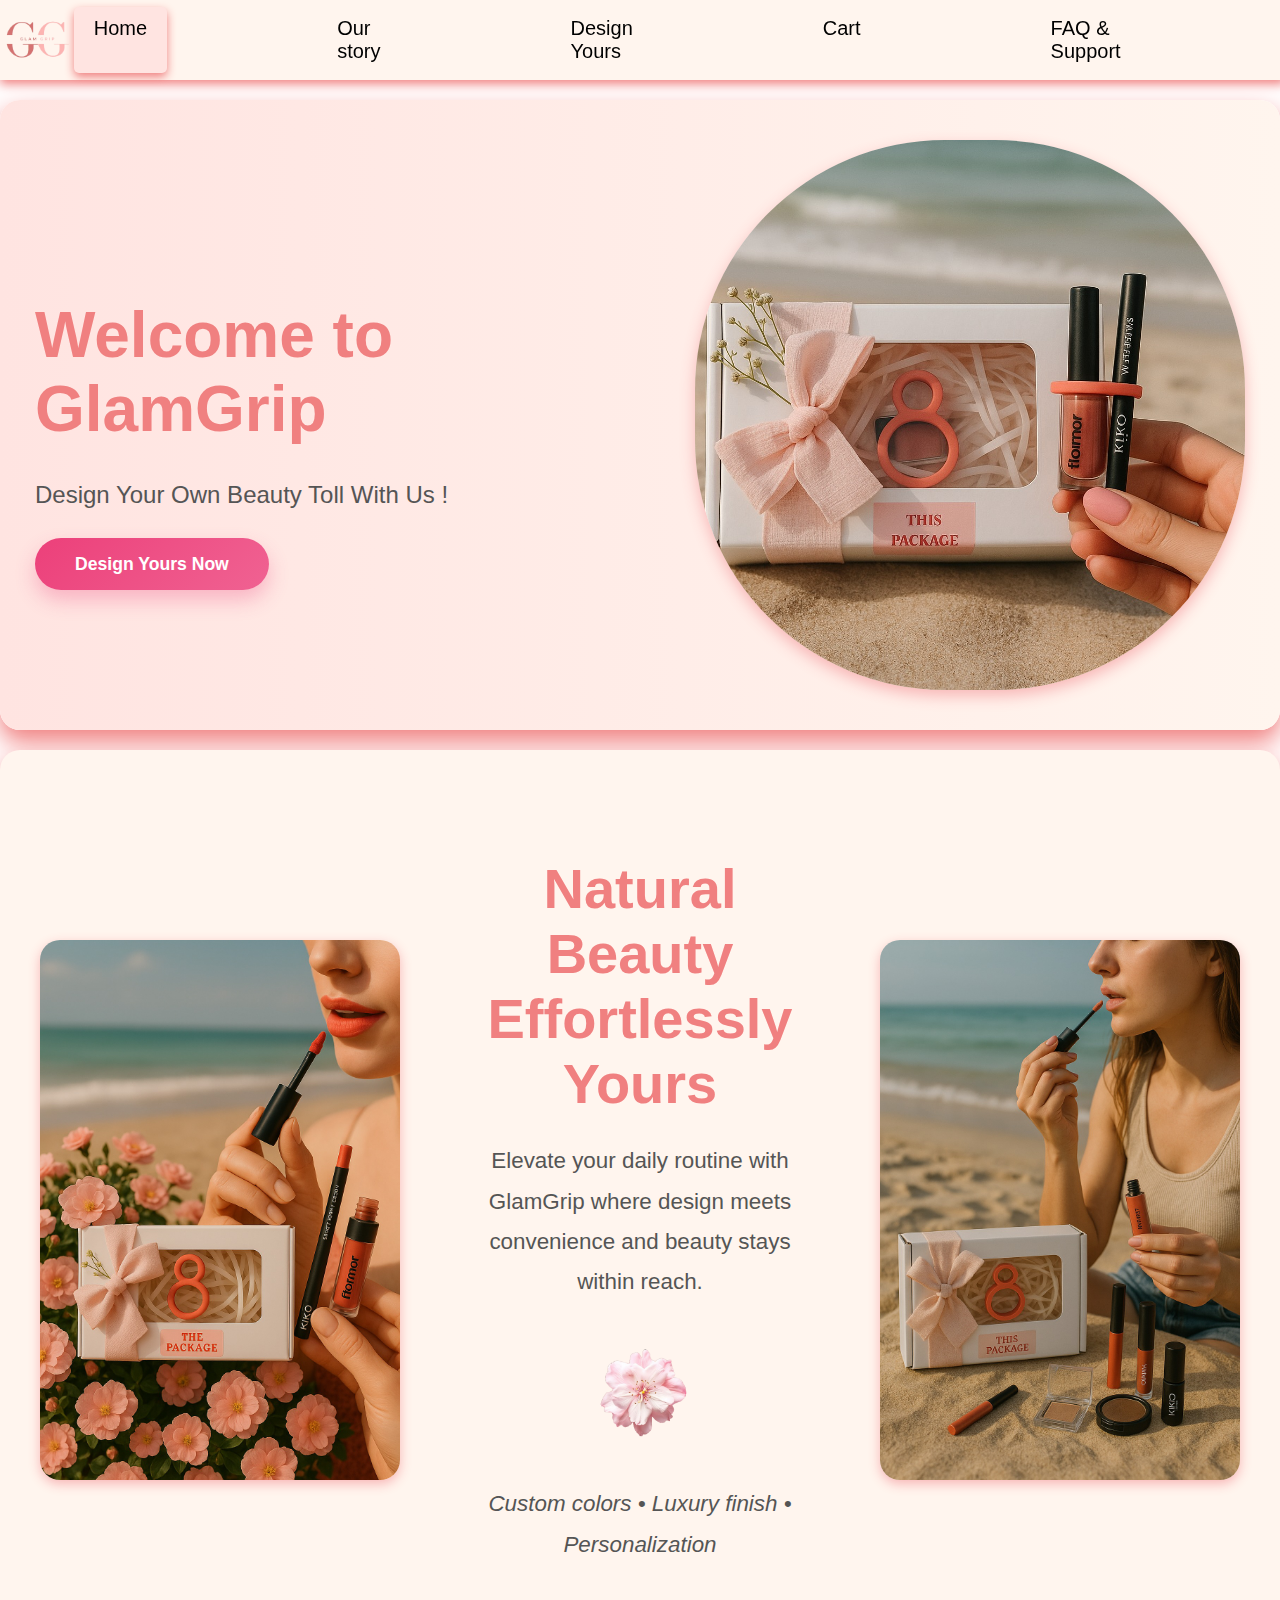
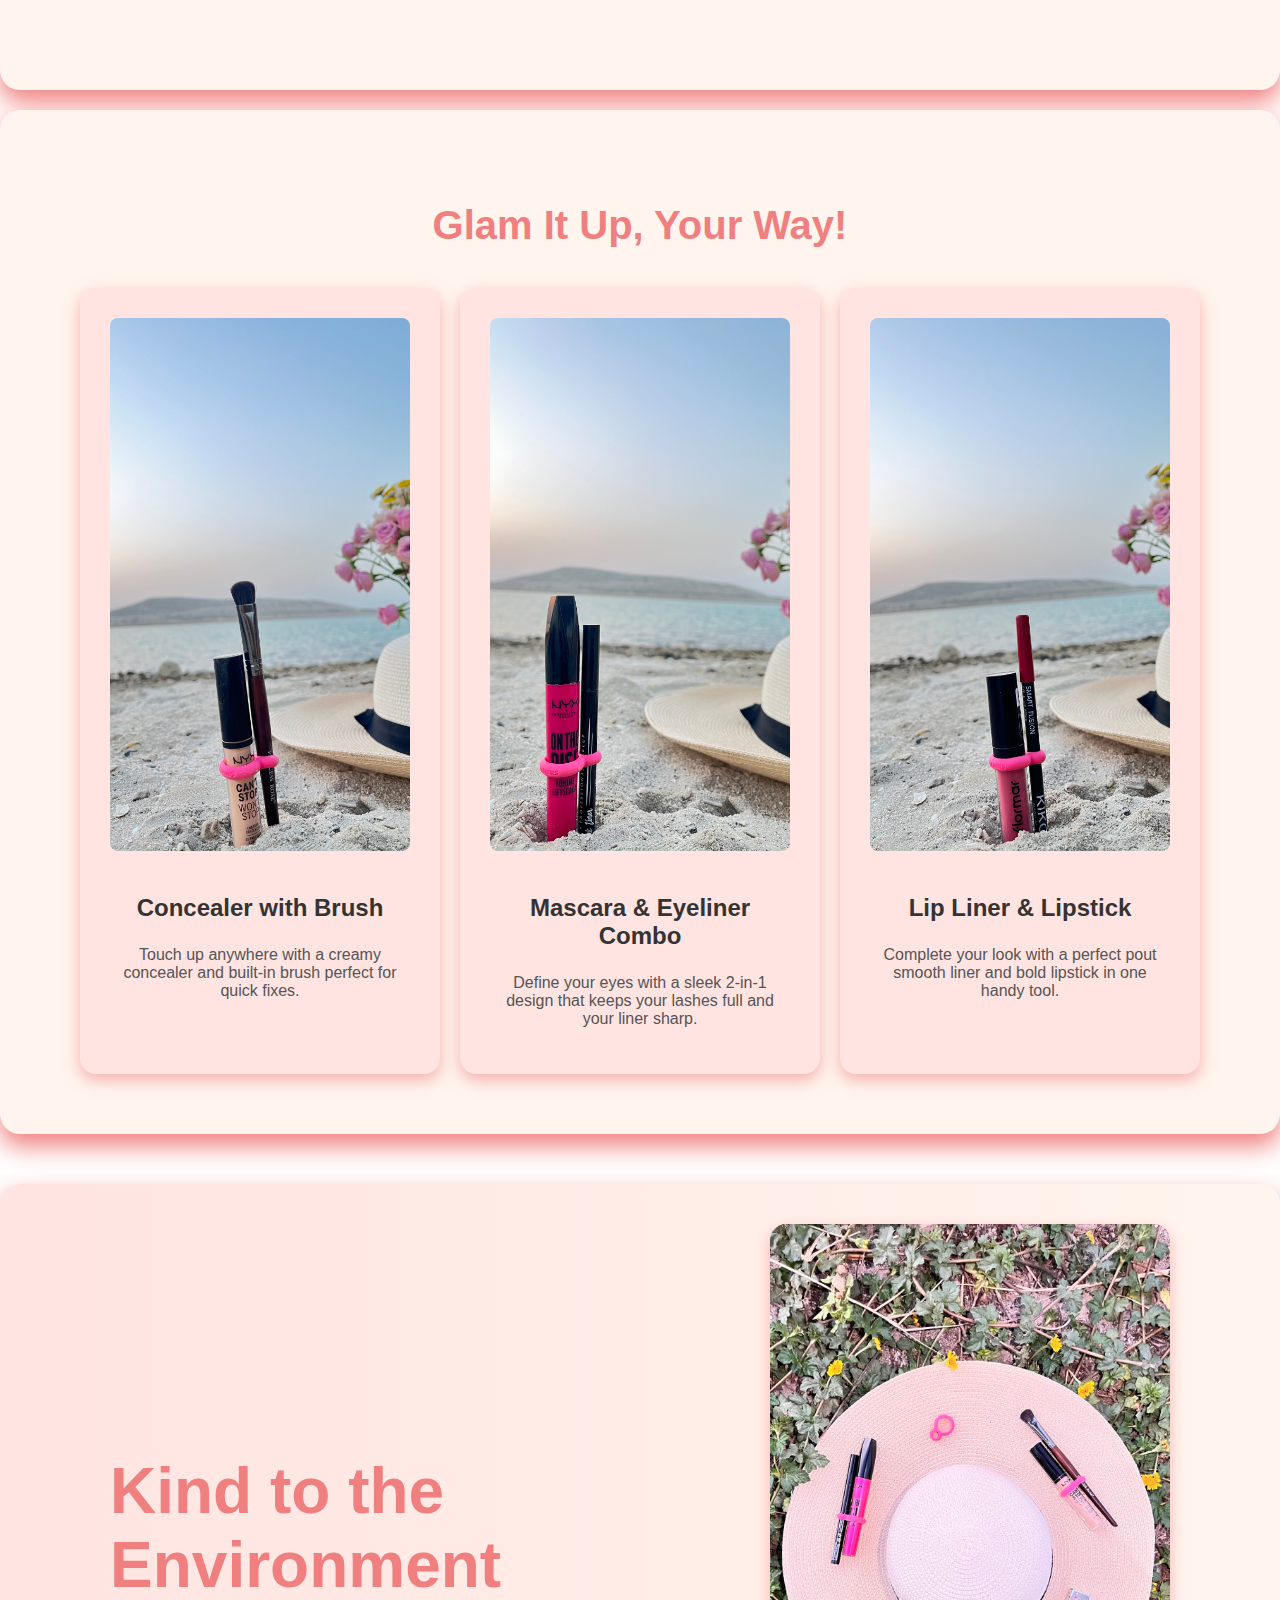
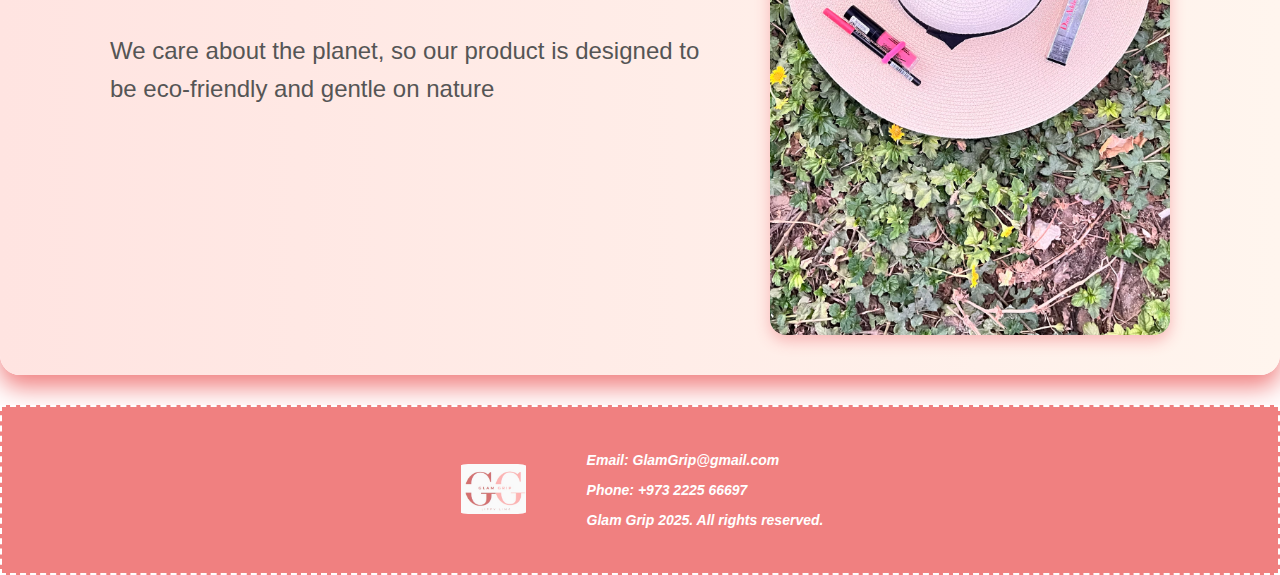
<file: index.html>
<!DOCTYPE html>
<html lang="en">
<head>
  <meta charset="UTF-8" />
  <meta name="viewport" content="width=device-width, initial-scale=1.0"/>
  <title>GlamGrip - Home</title>
  <link rel="stylesheet" href="style1.css"> <!-- External CSS -->
</head>
<body>
  <!-- ✅ NAVIGATION BAR -->
 <!-- ✅ NAVIGATION BAR for Homepage -->
<div class="topnav">
  <img src="img/Logo.png" alt="Logo" class="logo"> <!-- Logo -->
  <div class="nav-links">
    <a href="index.html" class="active">Home</a>
    <a href="ourstory.html">Our story</a>
    <a href="DesignYours.html">Design Yours</a>
    <a href="Cart.html">Cart</a>
    <a href="FAQSupport.html">FAQ & Support</a>
    <a href="Contact.html">Contact</a>
  </div>
</div>


  <!-- ✅ HOMEPAGE HERO SECTION -->
  <section class="hero">
    <div class="hero-content">
      <h1>Welcome to GlamGrip</h1>
      <p>Design Your Own Beauty Toll With Us !</p>
      <a href="DesignYours.html" class="cta-button">Design Yours Now</a>
    </div>
    <img src="img/beach.jpg" alt="GlamGrip product" class="hero-image">
  </section>

<section class="glam-description">
  <div class="desc-left">
    <img src="img/wa1.jpeg" alt="GlamGrip Product" />
  </div>
  <div class="desc-center">
    <h2>Natural Beauty Effortlessly Yours</h2>
    <p>Elevate your daily routine with GlamGrip where design meets convenience and beauty stays within reach.</p>
    <div class="desc-icon">
      <img src="img/Flower.png" alt="icon" />
    </div>
    <p class="subtext">Custom colors • Luxury finish • Personalization</p>
  </div>
  <div class="desc-right">
    <img src="img/wa2.jpeg" alt="GlamGrip Product" />
  </div>
</section>



  <!-- ✅ FEATURE HIGHLIGHTS -->
<section class="features">
  <h2>Glam It Up, Your Way!</h2>
  <div class="features-grid">
    
    <div class="feature-box">
      <img src="img/op2.jpeg" alt="Concealer with Brush" />
      <h3>Concealer with Brush</h3>
      <p>Touch up anywhere with a creamy concealer and built-in brush perfect for quick fixes.</p>
    </div>

    <div class="feature-box">
      <img src="img/op1.jpeg" alt="Mascara and Eyeliner" />
      <h3>Mascara & Eyeliner Combo</h3>
      <p>Define your eyes with a sleek 2-in-1 design that keeps your lashes full and your liner sharp.</p>
    </div>

    <div class="feature-box">
      <img src="img/op3.jpeg" alt="Lip Liner and Lipstick" />
      <h3>Lip Liner & Lipstick</h3>
      <p>Complete your look with a perfect pout smooth liner and bold lipstick in one handy tool.</p>
    </div>

  </div>
</section>

<section class="nature">
  <div class="content">
    <h1>Kind to the Environment</h1>
    <p>We care about the planet, so our product is designed to be eco-friendly and gentle on nature</p>
  </div>
  <img src="img/na1.jpeg" alt="nature product" class="image" />
</section>


  <!-- ✅ FOOTER -->
    <div class="footer">
      <div class="footer-content">
        <div class="footer-for-logo">
          <img src="img/logo1.jpg" alt="Logo" class="logo">
        </div>
        <div class="footer-info">
          <p>Email: <a href="mailto:Glamgrip@gmail.com">GlamGrip@gmail.com</a></p>
          <p>Phone: +973 2225 66697</p>
          <p>Glam Grip 2025. All rights reserved.</

      </div>
    </div>
  </div>
</body>
</html>
</file>
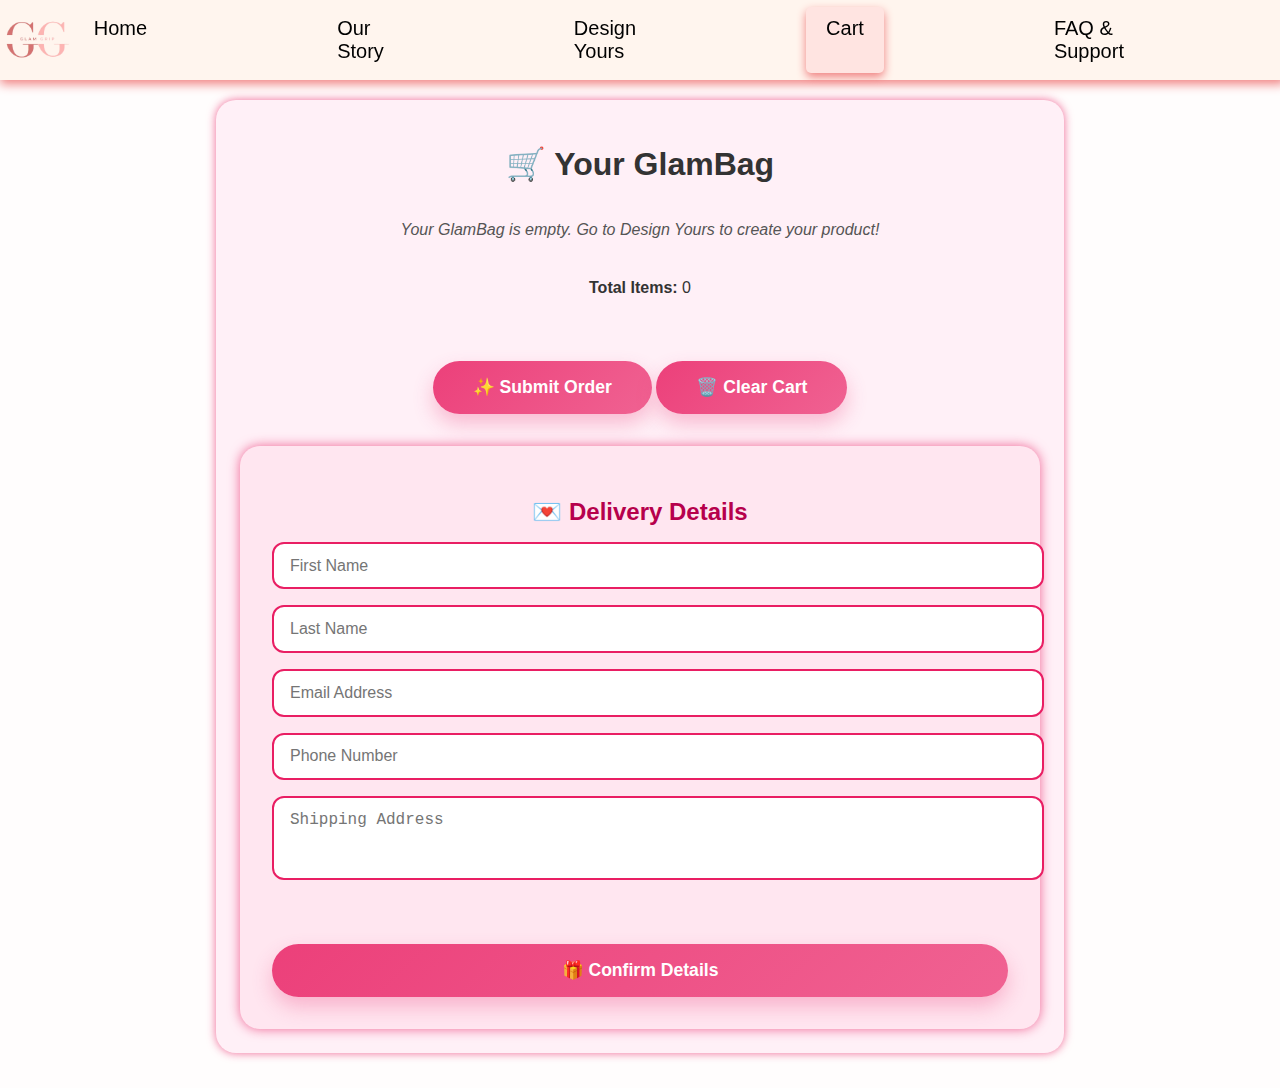
<file: Cart.html>
<!DOCTYPE html>
<html lang="en">
<head>
  <meta charset="UTF-8" />
  <meta name="viewport" content="width=device-width, initial-scale=1.0"/>
  <title>GlamGrip - Cart</title>
  <link rel="stylesheet" href="style1.css"> <!-- External CSS -->
</head>
<body>

<!-- ✅ NAVIGATION BAR -->
<!-- NAVIGATION BAR -->
<div class="topnav">
    <img src="img/Logo.png" alt="GlamGrip Logo" class="logo" />
    <div class="nav-links">
      <a href="index.html">Home</a>
      <a href="ourstory.html">Our Story</a>
      <a href="DesignYours.html">Design Yours</a>
      <a href="Cart.html" class="active">
        Cart 
        <span id="cart-count" style="background:#e91e63; color:#fff; padding: 2px 6px; border-radius: 12px; font-size: 0.8rem; margin-left: 5px; display: none;">0</span>
      </a>
      <a href="FAQSupport.html">FAQ & Support</a>
      <a href="Contact.html">Contact</a>
    </div>
  </div>
  

<!-- 🛍️ GlamBag Cart Drawer -->
<div class="cart-container">
  <h1>🛒 Your GlamBag</h1>
  <ul id="cartItemsList" class="cart-items"></ul>
  <div class="cart-footer">
    <p><strong>Total Items:</strong> <span id="itemCount">0</span></p>
    <button onclick="submitOrder()" class="cta-button">✨ Submit Order</button>
    <button onclick="clearCart()" class="cta-button secondary">🗑️ Clear Cart</button>
  </div>

  <!-- ✨ User Info Form -->
  <div class="user-form">
    <h2>💌 Delivery Details</h2>
    <form id="orderForm" onsubmit="event.preventDefault(); submitOrder();">
      <input type="text" placeholder="First Name" required />
      <input type="text" placeholder="Last Name" required />
      <input type="email" placeholder="Email Address" required />
      <input type="tel" placeholder="Phone Number" required />
      <textarea placeholder="Shipping Address" rows="3" required></textarea>
      <button type="submit" class="cta-button">🎁 Confirm Details</button>
    </form>
  </div>
</div>

<!-- 🔔 Toast -->
<div id="toast" class="toast">🎉 Order Submitted Successfully!</div>

<!-- ✅ JS -->
<script>
  const cartItemsList = document.getElementById('cartItemsList');
  const itemCount = document.getElementById('itemCount');
  const toast = document.getElementById('toast');

  function loadCart() {
    const cart = JSON.parse(localStorage.getItem('glamgrip-cart')) || [];
    cartItemsList.innerHTML = '';
    itemCount.textContent = cart.length;

    if (cart.length === 0) {
      cartItemsList.innerHTML = '<li class="empty-cart">Your GlamBag is empty. Go to <a href="DesignYours.html">Design Yours</a> to create your product!</li>';
      return;
    }

    cart.forEach((item, index) => {
      const li = document.createElement('li');
      li.className = 'cart-item';
      li.innerHTML = `
        <div class="cart-preview">
          <div class="color-preview" style="background:${item.lipstickColor};">💄</div>
          <div class="color-preview" style="background:${item.linerColor};">✏️</div>
        </div>
        <div class="engraving-preview">"${item.engraving}"</div>
        <button onclick="removeItem(${index})" class="remove-btn">❌</button>
      `;
      cartItemsList.appendChild(li);
    });
  }

  function removeItem(index) {
    let cart = JSON.parse(localStorage.getItem('glamgrip-cart')) || [];
    cart.splice(index, 1);
    localStorage.setItem('glamgrip-cart', JSON.stringify(cart));
    loadCart();
  }

  function clearCart() {
    localStorage.removeItem('glamgrip-cart');
    loadCart();
  }

  function submitOrder() {
    const form = document.getElementById('orderForm');
    if (form.checkValidity()) {
      localStorage.removeItem('glamgrip-cart');
      showToast();
      loadCart();
      form.reset();
    } else {
      alert("Please fill in all delivery details.");
    }
  }

  function showToast() {
    toast.classList.add('show');
    setTimeout(() => toast.classList.remove('show'), 3000);
  }

  window.onload = loadCart;
</script>

</body>
</html>
</file>
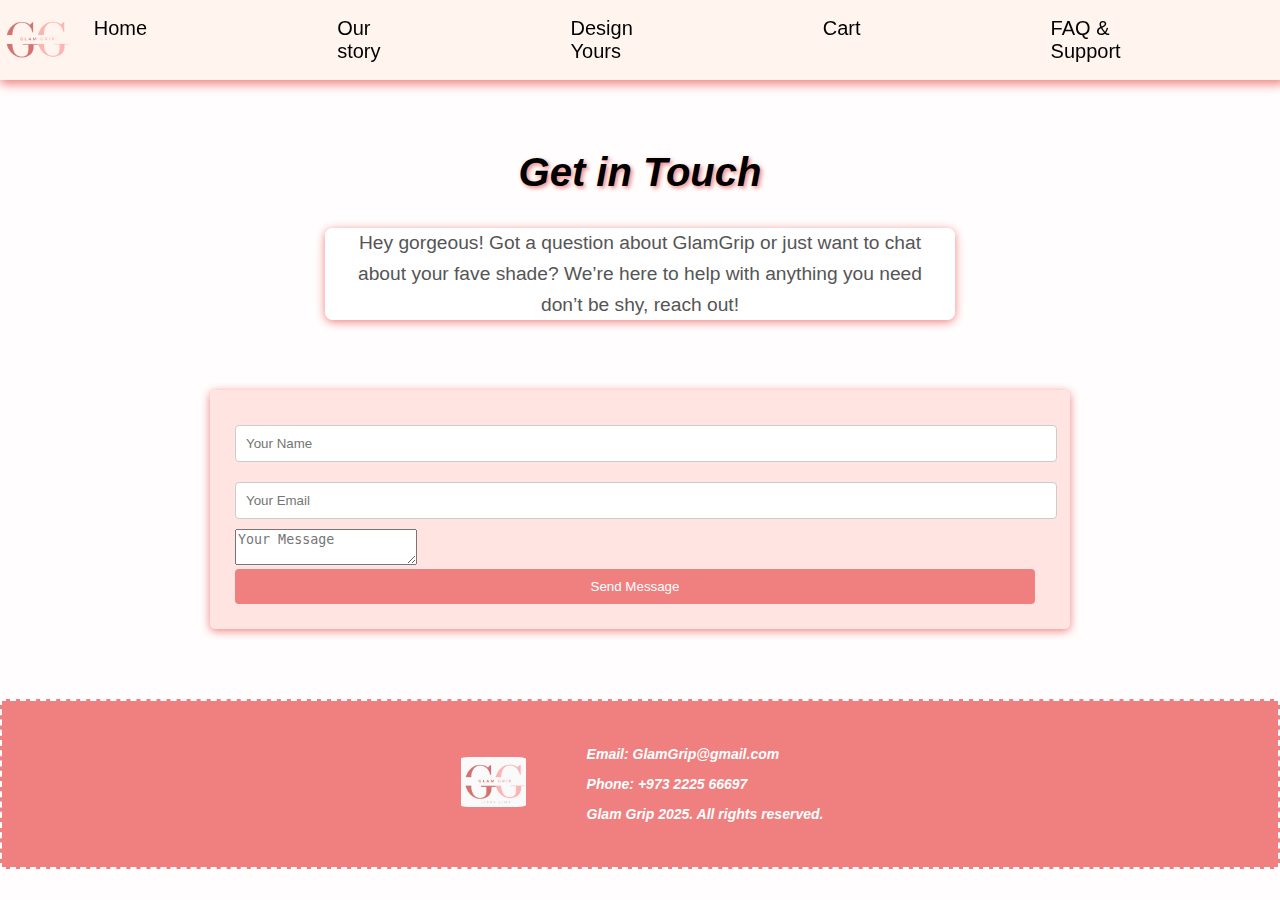
<file: Contact.html>
<!DOCTYPE html>
<html lang="en">
<head>
  <meta charset="UTF-8">
  <meta name="viewport" content="width=device-width, initial-scale=1.0">
  <title>GlamGrip - CONTACT</title>
  <link rel="stylesheet" href="style1.css"> <!-- Link to the external CSS -->

  <!-- ✅ JavaScript should run AFTER DOM is ready -->
  <script>
    document.addEventListener("DOMContentLoaded", function () {
      document.getElementById('contactForm').addEventListener('submit', function(event) {
        event.preventDefault();

        // Clear previous messages
        document.getElementById('errorMessage').innerHTML = '';
        document.getElementById('successMessage').innerHTML = '';

        // Get form values
        const name = document.getElementById('name').value.trim();
        const email = document.getElementById('email').value.trim();
        const message = document.getElementById('message').value.trim();
        let errorMessage = '';

        // Validation
        if (name.length < 3) {
          errorMessage += 'Name must be at least 3 characters long.<br>';
        }
        if (!/\S+@\S+\.\S+/.test(email)) {
          errorMessage += 'Please enter a valid email address.<br>';
        }
        if (message.length < 10) {
          errorMessage += 'Message must be at least 10 characters long.<br>';
        }

        // Show messages
        if (errorMessage) {
          document.getElementById('errorMessage').innerHTML = errorMessage;
        } else {
          document.getElementById('successMessage').innerHTML = 'Thank you for your message!';
          document.getElementById('contactForm').reset();
        }
      });
    });
  </script>
</head>
<body>
  <section class="homepage-body"> <!--section for all the page-->

    <!-- ✅ NAVBAR -->
    <div class="topnav">
      <img src="img/Logo.png" alt="Logo" class="logo"> <!-- Logo -->
      <div class="nav-links">
        <a href="index.html">Home</a>
                <a href="ourstory.html">Our story</a>
        <a href="DesignYours.html">Design Yours</a>
        <a href="Cart.html">Cart</a>
        <a href="FAQSupport.html">FAQ & Support</a>
        <a href="Contact.html" class="active">Contact</a>
      </div>

        
      </div>
    </div>

    <!-- ✅ CONTACT PAGE HEADER -->
    <div class="for-contact">
      <h2 class="contact-title">Get in Touch</h2>
      <p class="contact-description">
       Hey gorgeous! Got a question about GlamGrip or just want to chat about your fave shade? We’re here to help with anything you need don’t be shy, reach out!
      </p>
    </div>  

    <!-- ✅ CONTACT FORM -->
    <div class="contact-form">
      <form id="contactForm">
        <input type="text" id="name" placeholder="Your Name" required>
        <input type="email" id="email" placeholder="Your Email" required>
        <textarea id="message" placeholder="Your Message" required></textarea>
        <button id="button-contact" type="submit">Send Message</button>
      </form>

      <!-- ✅ Feedback Messages -->
      <div id="errorMessage"></div>
      <div id="successMessage"></div>
    </div>

    <!-- ✅ FOOTER -->
    <div class="footer">
      <div class="footer-content">
        <div class="footer-for-logo">
          <img src="img/logo1.jpg" alt="Logo" class="logo">
        </div>
        <div class="footer-info">
          <p>Email: <a href="mailto:Glamgrip@gmail.com">GlamGrip@gmail.com</a></p>
          <p>Phone: +973 2225 66697</p>
          <p>Glam Grip 2025. All rights reserved.</
</file>
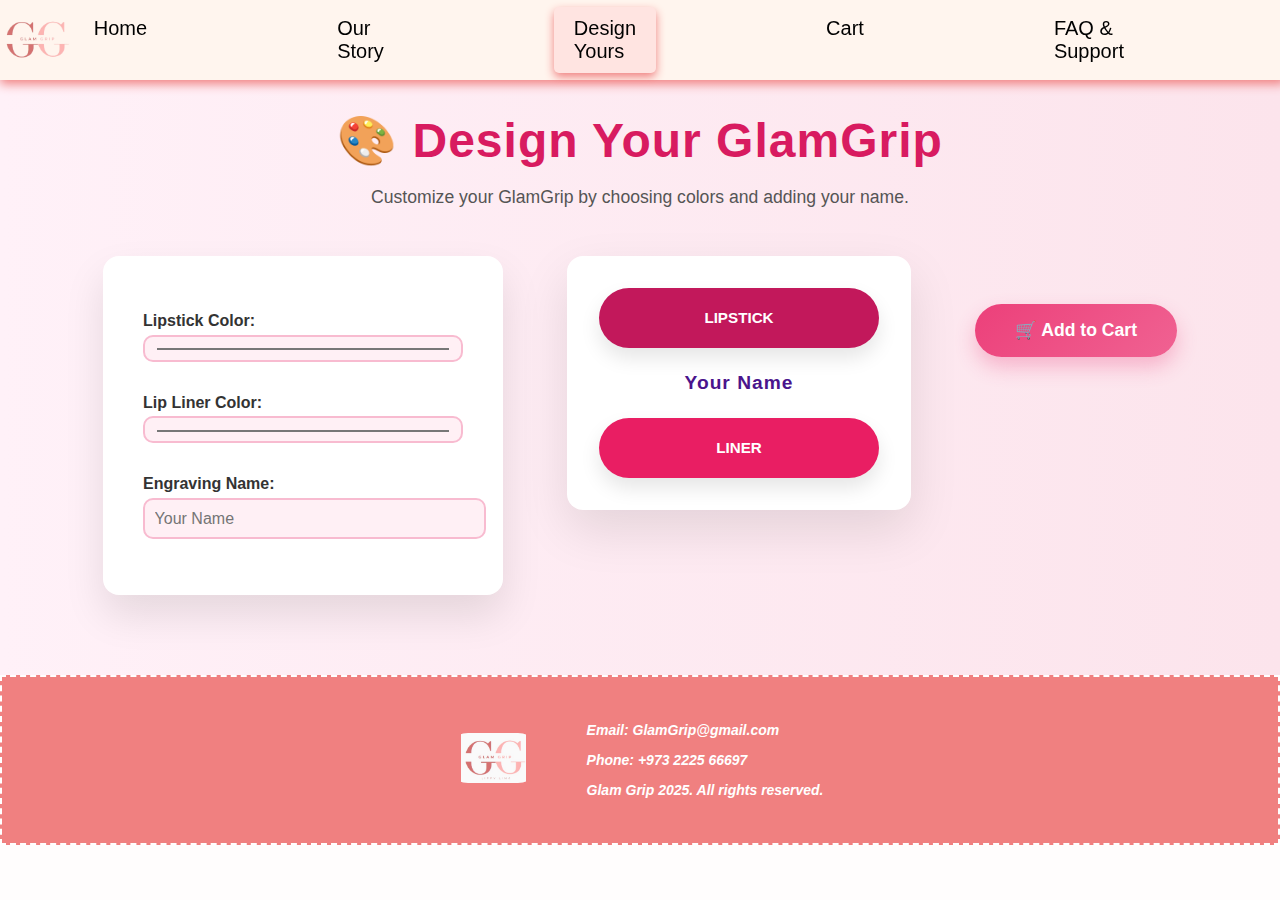
<file: DesignYours.html>
<!DOCTYPE html>
<html lang="en">
<head>
  <meta charset="UTF-8" />
  <meta name="viewport" content="width=device-width, initial-scale=1.0"/>
  <title>Design Yours - GlamGrip</title>
  <link rel="stylesheet" href="style1.css">
</head>
<body>

<!-- ✅ NAVIGATION BAR -->
<div class="topnav">
  <img src="img/Logo.png" alt="GlamGrip Logo" class="logo">
  <div class="nav-links">
    <a href="index.html">Home</a>
        <a href="ourstory.html">Our Story</a>
    <a href="DesignYours.html" class="active">Design Yours</a>
    <a href="Cart.html">Cart</a>
    <a href="FAQSupport.html">FAQ & Support</a>
    <a href="Contact.html">Contact</a>
  </div>
</div>

<!-- ✅ DESIGN CUSTOMIZATION SECTION -->
<section class="design-section">
  <h1>🎨 Design Your GlamGrip</h1>
  <p>Customize your GlamGrip by choosing colors and adding your name.</p>

  <div class="customizer-container">
    <!-- Customization Options -->
    <div class="customizer-options">
      <label for="lipstick-color"> Lipstick Color:</label>
      <input type="color" id="lipstick-color" value="#b6004c">

      <label for="liner-color">Lip Liner Color:</label>
      <input type="color" id="liner-color" value="#e91e63">

      <label for="engraving-text"> Engraving Name:</label>
      <input type="text" id="engraving-text" placeholder="Your Name" maxlength="12">
    </div>

<!-- Product Preview -->
<div class="product-preview">
    <div class="glamgrip-mockup">
      <div id="lipstick-part" class="color-part">Lipstick</div>
      <div id="engraving">Your Name</div>
      <div id="liner-part" class="color-part">Liner</div>
    </div>
  </div>
  
  <button class="cta-button" onclick="addToCart()">🛒 Add to Cart</button>
  
  <script>
    function addToCart() {
      const lipstickColor = document.getElementById('lipstick-color').value;
      const linerColor = document.getElementById('liner-color').value;
      const engravingText = document.getElementById('engraving-text').value || "Your Name";
  
      // Get existing cart or initialize empty array
      let cart = JSON.parse(localStorage.getItem('glamGripCart')) || [];
  
      // Create item object
      const item = {
        lipstick: lipstickColor,
        liner: linerColor,
        engraving: engravingText,
        quantity: 1
      };
  
      // Add to cart array
      cart.push(item);
  
      // Save back to localStorage
      localStorage.setItem('glamGripCart', JSON.stringify(cart));
  
      // Navigate to cart page
      window.location.href = 'Cart.html';
    }
  </script>
  
</section>

<!-- ✅ JAVASCRIPT -->
<script>
  const lipstickInput = document.getElementById('lipstick-color');
  const linerInput = document.getElementById('liner-color');
  const engravingInput = document.getElementById('engraving-text');

  const lipstickPart = document.getElementById('lipstick-part');
  const linerPart = document.getElementById('liner-part');
  const engraving = document.getElementById('engraving');

  // Update preview live
  lipstickInput.addEventListener('input', () => {
    lipstickPart.style.backgroundColor = lipstickInput.value;
  });

  linerInput.addEventListener('input', () => {
    linerPart.style.backgroundColor = linerInput.value;
  });

  engravingInput.addEventListener('input', () => {
    engraving.textContent = engravingInput.value || "Your Name";
  });

  // Fake cart system using localStorage
  function addToCart() {
    const design = {
      lipstickColor: lipstickInput.value,
      linerColor: linerInput.value,
      engraving: engravingInput.value || "Your Name"
    };

    let cart = JSON.parse(localStorage.getItem('glamgrip-cart')) || [];
    cart.push(design);
    localStorage.setItem('glamgrip-cart', JSON.stringify(cart));
    alert("🎉 Your custom GlamGrip was added to the cart!");
  }
</script>

<!-- ✅ FOOTER -->
<!-- ✅ FOOTER -->
<div class="footer">
    <div class="footer-content">
      <div class="footer-for-logo">
        <img src="img/logo1.jpg" alt="Logo" class="logo">
      </div>
      <div class="footer-info">
        <p>Email: <a href="mailto:Glamgrip@gmail.com">GlamGrip@gmail.com</a></p>
        <p>Phone: +973 2225 66697</p>
        <p>Glam Grip 2025. All rights reserved.</

    </div>
  </div>
</footer>

</body>
</html>
</file>
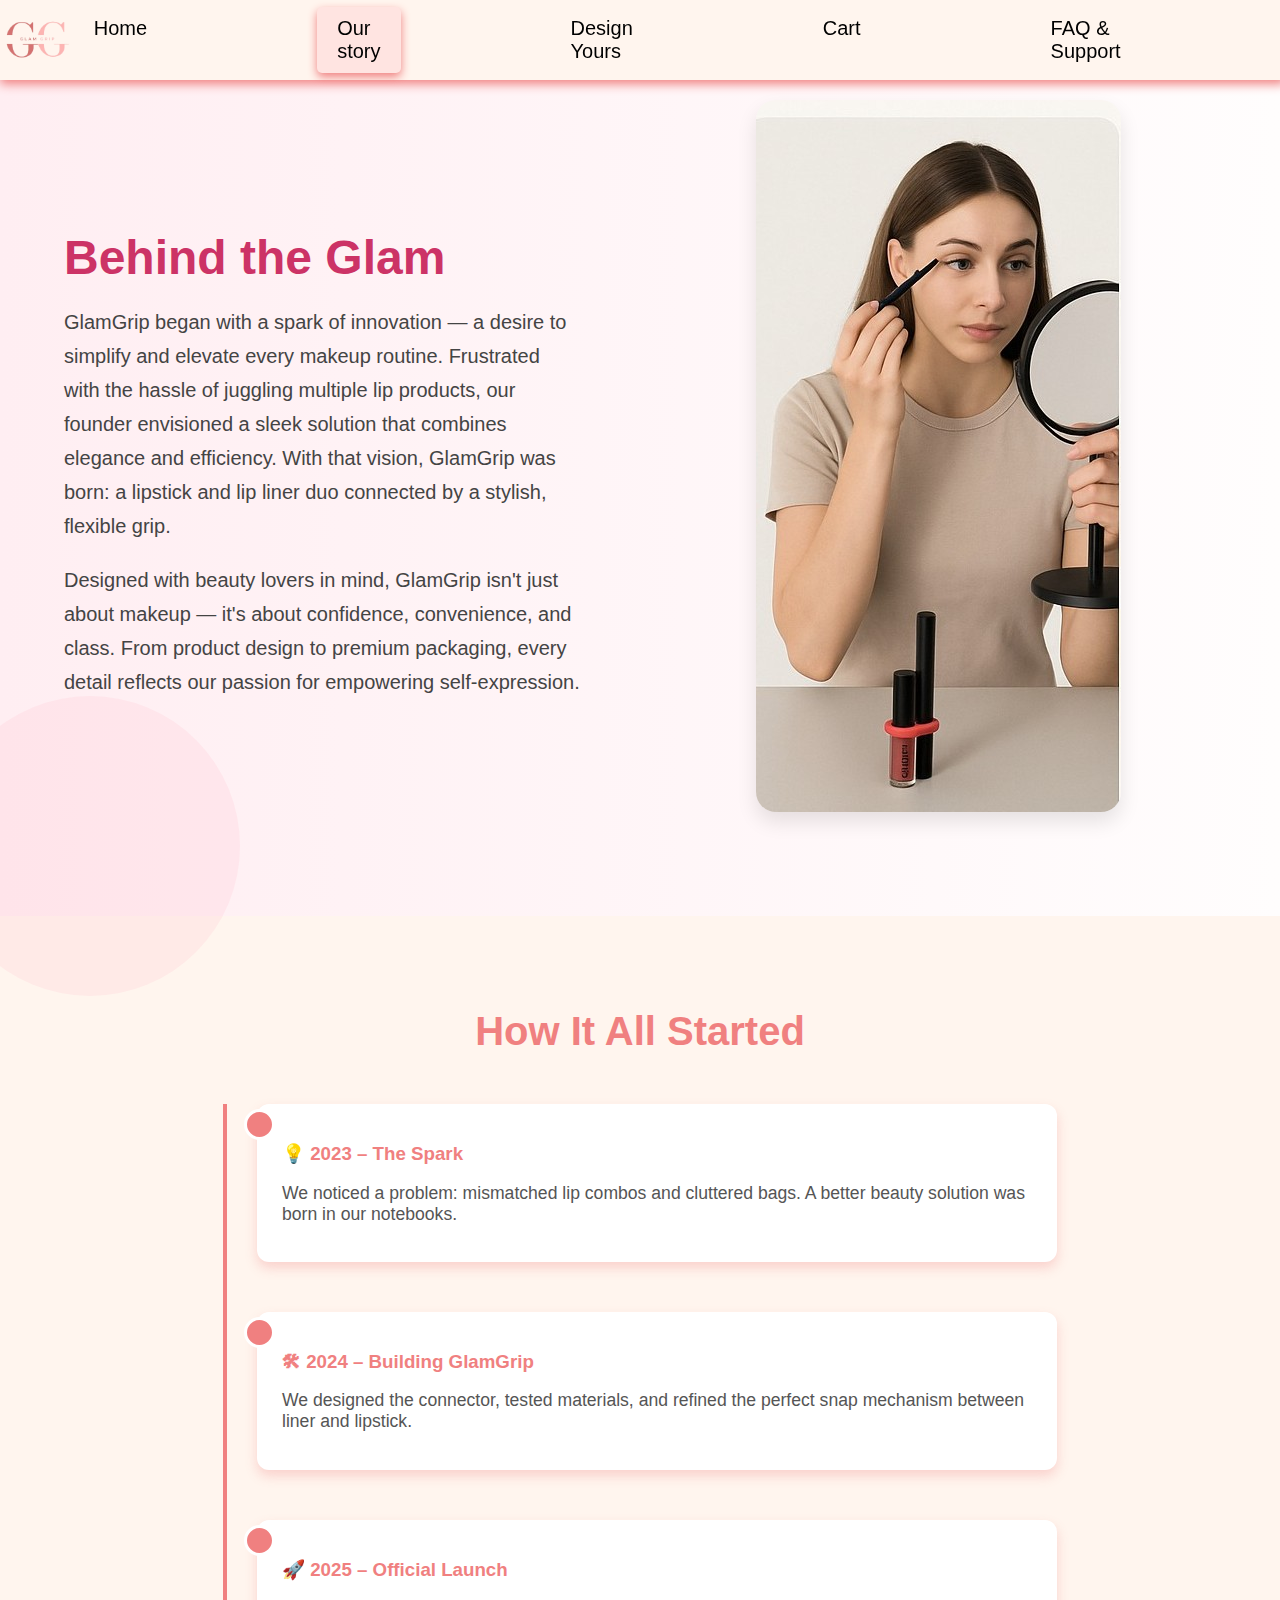
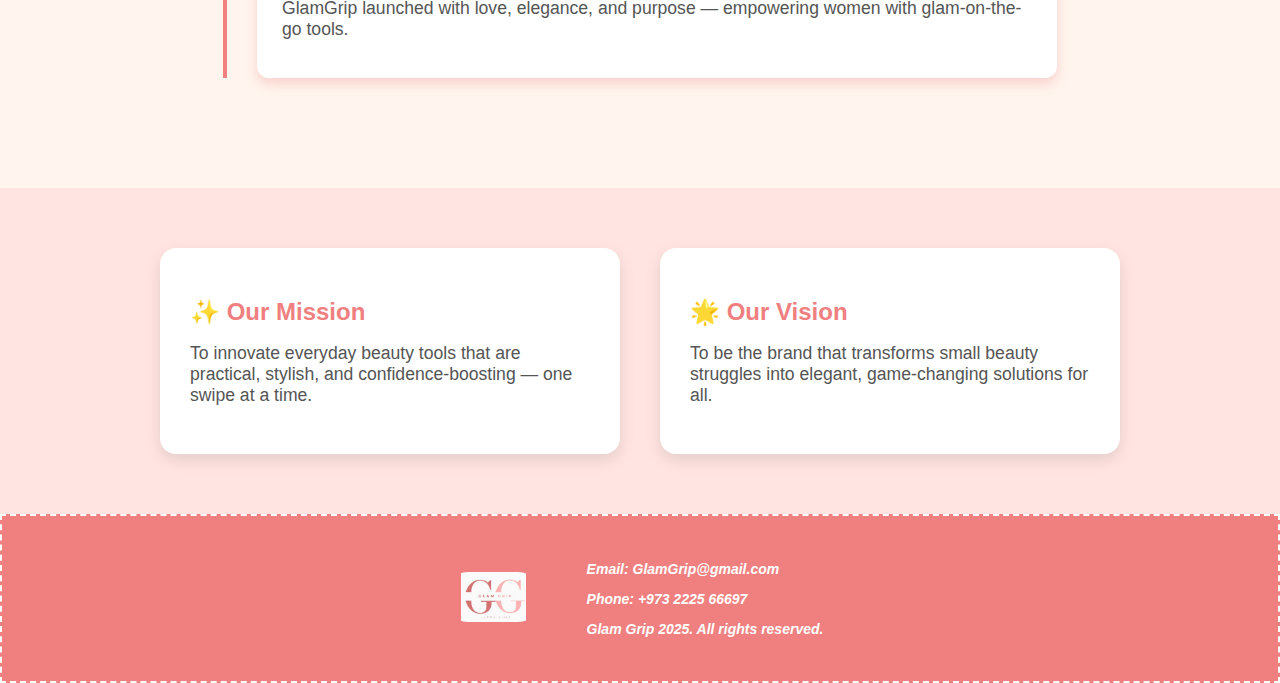
<file: ourstory.html>
<!DOCTYPE html>
<html lang="en">
<head>
  <meta charset="UTF-8" />
  <meta name="viewport" content="width=device-width, initial-scale=1.0"/>
  <title>GlamGrip - Home</title>
  <link rel="stylesheet" href="style1.css"> <!-- External CSS -->
</head>
<body>
  <!-- ✅ NAVIGATION BAR -->
<!-- ✅ NAVIGATION BAR for Our Story -->
<div class="topnav">
    <img src="img/Logo.png" alt="Logo" class="logo"> <!-- Logo -->
    <div class="nav-links">
      <a href="index.html">Home</a>
      <a href="ourstory.html" class="active">Our story</a>
      <a href="DesignYours.html">Design Yours</a>
      <a href="Cart.html">Cart</a>
      <a href="FAQSupport.html">FAQ & Support</a>
      <a href="Contact.html">Contact</a>
    </div>
  </div>
  



<!-- Section1: Behind the Glam -->
<section class="section1">
    <div class="section1-text">
      <h1>Behind the Glam</h1>
      <p>
        GlamGrip began with a spark of innovation — a desire to simplify and
        elevate every makeup routine. Frustrated with the hassle of juggling
        multiple lip products, our founder envisioned a sleek solution that
        combines elegance and efficiency. With that vision, GlamGrip was born:
        a lipstick and lip liner duo connected by a stylish, flexible grip.
      </p>
      <p>
        Designed with beauty lovers in mind, GlamGrip isn't just about makeup
        — it's about confidence, convenience, and class. From product design
        to premium packaging, every detail reflects our passion for empowering
        self-expression.
      </p>
    </div>
    <div class="section1-image">
      <img src="img/girl.jpg" alt="GlamGrip Journey" />
    </div>
  </section>
    <!-- Timeline Section -->
    <section class="timeline-section">
        <h2 class="section-title">How It All Started</h2>
        <div class="timeline">
    
          <div class="timeline-block">
            <div class="timeline-dot"></div>
            <div class="timeline-content">
              <h3>💡 2023 – The Spark</h3>
              <p>We noticed a problem: mismatched lip combos and cluttered bags. A better beauty solution was born in our notebooks.</p>
            </div>
          </div>
    
          <div class="timeline-block">
            <div class="timeline-dot"></div>
            <div class="timeline-content">
              <h3>🛠 2024 – Building GlamGrip</h3>
              <p>We designed the connector, tested materials, and refined the perfect snap mechanism between liner and lipstick.</p>
            </div>
          </div>
    
          <div class="timeline-block">
            <div class="timeline-dot"></div>
            <div class="timeline-content">
              <h3>🚀 2025 – Official Launch</h3>
              <p>GlamGrip launched with love, elegance, and purpose — empowering women with glam-on-the-go tools.</p>
            </div>
          </div>
    
        </div>
      </section>
    
      <!-- Mission and Vision Cards -->
      <section class="cards-section">
        <div class="card">
          <h2>✨ Our Mission</h2>
          <p>To innovate everyday beauty tools that are practical, stylish, and confidence-boosting — one swipe at a time.</p>
        </div>
        <div class="card">
          <h2>🌟 Our Vision</h2>
          <p>To be the brand that transforms small beauty struggles into elegant, game-changing solutions for all.</p>
        </div>
      </section>
    
    

    <!-- ✅ FOOTER -->
    <div class="footer">
        <div class="footer-content">
          <div class="footer-for-logo">
            <img src="img/logo1.jpg" alt="Logo" class="logo">
          </div>
          <div class="footer-info">
            <p>Email: <a href="mailto:Glamgrip@gmail.com">GlamGrip@gmail.com</a></p>
            <p>Phone: +973 2225 66697</p>
            <p>Glam Grip 2025. All rights reserved.</
  
        </div>
      </div>
    </div>

    
</body>
</html>
</file>
<file: style1.css>
.topnav {
  background-color: #FFF5EE;
  padding: 5px; /* unified padding */
  display: flex;
  justify-content: space-evenly;
  align-items: center;
  position: fixed;
  top: 0;
  width: 100%;
  z-index: 1000;
  height: 70px;
  box-shadow: 0 4px 10px #F08080;
  margin: 0; /* removed duplicate margin */
  padding-left: 0; /* keep if needed */
}

.logo {
  height: 100px;
  width: 100px;
  object-fit: contain;
  margin-top: 20px;
  transform: translateY(-10px);
  transition: transform 0.3s, box-shadow 0.3s;
  border-radius: 50px;
  border: 0; /* keep as 0, no border */
  box-sizing: border-box;
  padding-top: 0;
}

.logo:hover {
  transform: scale(1.1) translateY(-10px);
  box-shadow: 0 4px 10px #F08080;
}

/* Wrapper for navigation links */
.nav-links {
  display: flex;
  gap: 150px;
  padding-right: 30px;
}

/* Navigation links */
.topnav a {
  padding: 10px 20px;
  text-decoration: none;
  color: black;
  font-size: 20px;
}

/* Hover and active effects */
.topnav a.active, 
.topnav a:hover {
  background-color: #FFE4E1;
  border-radius: 5px;
  box-shadow: 0 4px 10px #F08080;
}


/*Home Page*/
/* HERO SECTION */
.hero {
  margin-top: 100px; /* Increased from 100px to 200px */
  display: flex;
  justify-content: center;
  align-items: center;
  padding: 40px 20px;
  background: linear-gradient(to right, #ffe4e1, #fff5ee);
  gap: 60px;
    border-radius: 20px;
  box-shadow: 0 12px 25px #f08080;
}


.hero-content {
  max-width: 600px;
}

.hero-content h1 {
  font-size: 4em;
  color: #F08080;
  margin-bottom: 30px;
}

.hero-content p {
  font-size: 1.5em;
  color: #555;
  margin-bottom: 40px;
  line-height: 1.6;
}

.cta-button {
  padding: 15px 35px;
  background-color: #F08080;
  color: white;
  text-decoration: none;
  font-size: 1.2em;
  font-weight: bold;
  border-radius: 10px;
  box-shadow: 0 6px 12px #f8b6b6;
  transition: background-color 0.3s ease, transform 0.3s ease;
}

.cta-button:hover {
  background-color: #faa;
  transform: scale(1.05);
  transform: scale(1.05) translateY(-8px);
  box-shadow: 0 12px 25px #f08080;
  
}

.hero-image {
  max-width: 550px;
  width: 100%;
  height: auto;
  border-radius: 250px;
  box-shadow: 0 6px 15px #f8b6b6;
  transform: translateY(0);
  transition: transform 0.5s ease, box-shadow 0.5s ease;
}


.hero-image:hover {
  transform: scale(1.05) translateY(-8px);
  box-shadow: 0 12px 25px #f08080;
    transform: scale(1.05);

}


/* Description Section */
/* Description Section */
.glam-description {
  display: flex;
  justify-content: space-between;
  align-items: center;
  padding: 60px 40px;
  background-color: #fff5ee;
  gap: 40px;
  flex-wrap: wrap;
  margin-top: 20px;
  border-radius: 20px;
  box-shadow: 0 12px 25px #f08080;
}

.desc-left,
.desc-right {
  flex: 1;
  display: flex;
  flex-direction: column;
  gap: 20px;
  align-items: center;
}

/* Shared Image Styles for Consistency */
.desc-left img,
.desc-right img {
  width: 100%;
  max-width: 380px;
  height: auto;
  border-radius: 20px;
  box-shadow: 0 4px 12px #f8b6b6;
  transform: translateY(0);
  transition: transform 0.4s ease, box-shadow 0.4s ease;
  margin-top: 20px;
  margin-bottom: 40px;
}

.desc-left img:hover,
.desc-right img:hover {
  transform: scale(1.05) translateY(-8px);
  box-shadow: 0 12px 25px #f08080;
}

/* Center Text Block */
.desc-center {
  flex: 1;
  text-align: center;
  max-width: 400px;
  padding: 0 20px;
  margin-bottom: 40px;
}

.desc-center h2 {
  font-size: 3.5em;
  color: #F08080;
  margin-bottom: 25px;
  font-weight: bold;
}

.desc-center p {
  font-size: 1.4em;
  color: #555;
  line-height: 1.8;
  margin-bottom: 25px;
}

.subtext {
  font-size: 1.2em;
  color: #888;
  font-style: italic;
  margin-bottom: 20px;
}

.desc-icon img {
  width: 100px;
  height: 100px;
  margin: 15px 0;
}


/* FEATURES SECTION */
.features {
  padding: 60px 20px;
  text-align: center;
  background-color: #fff5ee;
  margin-top: 20px;
  box-shadow: 0 12px 25px #f08080; /* Section shadow */
  border-radius: 20px;
}

/* Individual feature boxes */
.feature-box {
  background-color: #ffe4e1;
  padding: 30px;
  border-radius: 16px;
  box-shadow: 0 6px 16px rgba(240, 128, 128, 0.6); /* Box shadow */
  max-width: 300px;
  width: 100%;
  text-align: center;
  transition: transform 0.3s ease, box-shadow 0.3s ease;
}

/* Optional hover effect for extra glam */
.feature-box:hover {
  transform: translateY(-5px);
  box-shadow: 0 12px 24px rgba(240, 128, 128, 0.8);
}


.features h2 {
  font-size: 2.5em;
  color: #F08080;
  margin-bottom: 40px;
}

.features-grid {
  display: flex;
  flex-wrap: wrap;
  gap: 20px;
  justify-content: center;
  margin-top: 20px;
}



.feature-box img {
  max-width: 100%;
  height: auto;
  margin-bottom: 15px;
  border-radius: 8px;
}



.feature-box h3 {
  font-size: 1.5em;
  color: #333;
}

.feature-box p {
  color: #555;
  margin-top: 10px;
}

.nature {
 margin-top: 50px; /* Increased from 100px to 200px */
  display: flex;
  justify-content: center;
  align-items: center;
  padding: 40px 20px;
  background: linear-gradient(to right, #ffe4e1, #fff5ee);
  gap: 60px;
    border-radius: 20px;
  box-shadow: 0 12px 25px #f08080;
  margin-bottom: 30px;
}


.nature .content {
  max-width: 600px;
  text-align: left;
}

.nature .content h1 {
  font-size: 4em;
  color: #F08080;
  margin-bottom: 30px;
}

.nature .content p {
  font-size: 1.5em;
  color: #555;
  margin-bottom: 40px;
  line-height: 1.6;
}
.nature .image {
  max-width: 400px;  /* max width to control size */
  width: 50%;        /* make image half the container/page */
  height: auto;
  box-shadow: 0 6px 15px #f8b6b6;
  border-radius: 16px;
  cursor: pointer;
  transition: transform 0.3s ease, box-shadow 0.3s ease;
  transform: translateY(0);
}

.nature .image:hover {
  transform: translateY(-5px);
  box-shadow: 0 12px 24px rgba(240, 128, 128, 0.8);
}




/* for the contact us page */
.contact-title {
    font-size: 2.5em; /* Larger font size for the title */
    color: black; 
    text-align: center; /* Center the title */
    margin-top: 150px; /* Reduced space above the title (changed from 40px to 20px) */
    text-shadow: 2px 2px 4px #F08080; /* Soft shadow for depth */
    font-style: italic;
    font-weight: bold;
}

.contact-description {
    font-size: 1.2em; /* Slightly larger font size for the description */
    color: #555; 
    text-align: center; /* Center the description */
    max-width: 600px; /* Max width for readability */
    margin: 20px auto; /* Centering the paragraph */
    margin-top: 20px; /* Reduced margin above the description (changed from 40px to 20px) */
    line-height: 1.6; /* Improve readability */
    padding: 0 15px; /* Padding for smaller screens */
    background-color: rgba(255, 255, 255, 0.8); /* Light background for contrast */
    border-radius: 8px; /* Rounded corners */
    box-shadow: 0 2px 10px #F08080; /* Soft shadow */
}

/* Contact us form styles */
.contact-form {
    max-width: 800px; /* Sets the maximum width of the form */
    margin: 70px auto; /* Centers the form with space above and below */
    padding: 25px; /* Adds space inside the form */
    padding-right: 35px;; /* Adds extra space on the right side */
    background-color: #FFE4E1;  /* Sets the background color */
    border-radius: 5px; /* Rounds the corners of the form */
    box-shadow: 0 2px 10px #F08080; /* Adds a soft shadow*/
}

.contact-form input {
    width: 100%; /* Makes input fields take the full width */
    padding: 10px; /* Adds space inside the input fields */
    margin: 10px 0; /* Adds space above and below each input */
    border: 1px solid #ccc; /* border around inputs */
    border-radius: 4px; /* Rounds the corners of the input fields */
}

#button-contact {
    padding: 10px; /* Adds space inside the button */
    background-color: 			#F08080; /* Sets the button background color */
    border: none; /* Removes the border from the button */
    border-radius: 4px; /* Rounds the corners of the button */
    cursor: pointer; /* Changes the cursor to a hand when hovering */
    width: 100%; /* Makes the button take the full width */
    color: white;
}

#button-contact:hover {
    background-color: 	rgb(247, 199, 193); /* Changes the button color when hovered */
}
#errorMessage {
    color: red; /* Sets the error message text color to red */
}
#successMessage {
    color: green; /* Sets the success message text color to green */
}



/*our story*/
body {
  margin: 0;
  font-family: 'Segoe UI', sans-serif;
  background: #fffdfd;
  color: #333;
}

a {
  text-decoration: none;
  color: inherit;
}

/* Navbar */
.navbar {
  display: flex;
  justify-content: space-between;
  align-items: center;
  background: #f08080;
  padding: 15px 30px;
}

.logo {
  height: 50px;
}

.navbar nav a {
  margin: 0 15px;
  font-weight: bold;
  color: #fff;
}

.navbar nav a.active {
  text-decoration: underline;
}
.section1 {
  display: flex;
  align-items: center;
  justify-content: space-between;
  padding: 80px 10%;
  background-color: #fdf4f8;
}

.section1-text {
  flex: 1;
  padding-right: 40px;
}

.section1-text h1 {
  font-size: 3rem;
  color: #cc3366;
  margin-bottom: 20px;
}

.section1-text p {
  font-size: 1.2rem;
  color: #333;
  line-height: 1.6;
}

.section1-image {
  flex: 1;
  text-align: center;
}

.section1-image img {
  max-width: 100%;
  height: auto;
  border-radius: 20px;
  box-shadow: 0 10px 20px rgba(0, 0, 0, 0.1);


}
/* Timeline */
.timeline-section {
  padding: 60px 20px;
  background: #fff5ee;
}

.section-title {
  text-align: center;
  font-size: 2.5em;
  margin-bottom: 50px;
  color: #f08080;
}

.timeline {
  position: relative;
  max-width: 800px;
  margin: auto;
  padding-left: 30px;
  border-left: 4px solid #f08080;
}

.timeline-block {
  position: relative;
  margin-bottom: 50px;
}

.timeline-dot {
  position: absolute;
  left: -13px;
  top: 5px;
  width: 25px;
  height: 25px;
  background: #f08080;
  border-radius: 50%;
  border: 3px solid white;
}

.timeline-content {
  background: #fff;
  padding: 20px 25px;
  border-radius: 12px;
  box-shadow: 0 6px 12px rgba(240, 128, 128, 0.3);
}

.timeline-content h3 {
  color: #f08080;
  margin-bottom: 10px;
}

.timeline-content p {
  font-size: 1.1em;
  color: #555;
}

/* Mission & Vision Cards */
.cards-section {
  display: flex;
  flex-wrap: wrap;
  justify-content: center;
  gap: 40px;
  padding: 60px 20px;
  background-color: #ffe4e1;
}

.card {
  background: #fff;
  padding: 30px;
  border-radius: 16px;
  box-shadow: 0 6px 16px rgba(0,0,0,0.1);
  max-width: 400px;
  flex: 1;
  transition: transform 0.3s ease;
}

.card:hover {
  transform: translateY(-5px);
}

.card h2 {
  color: #f08080;
  margin-bottom: 15px;
}

.card p {
  font-size: 1.1em;
  color: #555;
}


/*faq*/
/* 🌸 Glam Video Section */
.section1-video {
  background: linear-gradient(to right, #ffe4e1, #fff5ee);
  padding: 80px 5%;
  text-align: center;
  position: relative;
  overflow: hidden;
}

.section1-video::before {
  content: "";
  position: absolute;
  top: -50px;
  right: -50px;
  width: 300px;
  height: 300px;
  background: rgba(255, 228, 225, 0.6);
  border-radius: 50%;
  z-index: 0;
}

.video-container {
  position: relative;
  z-index: 1;
  max-width: 900px;
  margin: auto;
}

.video-container h1 {
  font-size: 3em;
  color: #cc3366;
  margin-bottom: 15px;
  font-weight: 700;
  letter-spacing: 1px;
  font-family: 'Poppins', sans-serif;
}

.video-container p {
  font-size: 1.3em;
  margin-bottom: 25px;
  color: #555;
  font-style: italic;
}

.video-container video {
  width: 100%;
  border-radius: 20px;
  box-shadow: 0 15px 40px rgba(0, 0, 0, 0.15);
  border: 5px solid #ffe4e1;
  transition: transform 0.4s ease;
}

.video-container video:hover {
  transform: scale(1.02);
}

/* 🌸 Story Section: Behind the Glam */
.section1 {
  display: grid;
  grid-template-columns: 1fr 1fr; /* two equal columns */
  gap: 40px;
  padding: 100px 5%;
  background: linear-gradient(to left, #fffdfd, #ffeef2);
  text-align: left; /* align text to left */
  position: relative;
  align-items: center; /* vertically center content */
}

.section1::after {
  /* You can keep or remove this decorative circle, but keep z-index for layering */
  content: "";
  position: absolute;
  bottom: -80px;
  left: -60px;
  width: 300px;
  height: 300px;
  background: rgba(255, 192, 203, 0.2);
  border-radius: 50%;
  z-index: 0;
}

.section1-text {
  max-width: 600px; /* narrower text container */
  margin: 0; /* remove auto centering */
  z-index: 1;
  position: relative;
}

.section1-text h2 {
  font-size: 2.8em;
  color: #f08080;
  margin-bottom: 25px;
  font-family: 'Poppins', sans-serif;
  font-weight: bold;
}

.section1-text p {
  font-size: 1.25em;
  color: #444;
  margin-bottom: 20px;
  line-height: 1.7;
}

.section1-text blockquote {
  font-size: 1.1em;
  font-style: italic;
  color: #888;
  margin: 30px 0 0 0;
  border-left: 4px solid #f08080;
  padding-left: 20px;
  max-width: 600px;
}

/* New: Add styles for the image container */
.section1-img {
  display: flex;
  justify-content: flex-end; /* push image to the right */
  align-items: center;
  z-index: 1;
}

.section1-img img {
  max-width: 100%;    /* responsive */
  max-height: 300px;  /* reduce size */
  object-fit: contain;
  border-radius: 15px; /* optional rounded corners */
}


/* 🌸 Story Gallery */
.section1-gallery {
  display: flex;
  justify-content: center;
  gap: 40px;
  flex-wrap: wrap;
  z-index: 1;
  position: relative;
  margin-top: 20px;
}

.section1-gallery img {
  width: 200px;
  height: auto;
  border-radius: 20px;
  border: 4px solid #ffe4e1;
  box-shadow: 0 10px 25px rgba(0, 0, 0, 0.12);
  transition: transform 0.4s ease, box-shadow 0.4s ease;
}

.section1-gallery img:hover {
  transform: scale(1.05) rotate(-1deg);
  box-shadow: 0 20px 40px rgba(240, 128, 128, 0.3);
}

.questions-answers {
  background: #fff0f5;
  padding: 80px 10%;
  text-align: center;
}

.questions-answers h2 {
  font-size: 2.7em;
  color: #cc3366;
  margin-bottom: 50px;
  font-weight: 700;
  font-family: 'Poppins', sans-serif;
}

.qa-list {
  max-width: 800px;
  margin: 0 auto;
  text-align: left;
}

.qa-item {
  background: #ffeef2;
  border-radius: 16px;
  margin-bottom: 20px;
  overflow: hidden;
  box-shadow: 0 8px 20px rgba(240, 128, 128, 0.15);
  transition: box-shadow 0.3s ease;
  position: relative;
}

.qa-item:hover {
  box-shadow: 0 12px 25px rgba(240, 128, 128, 0.25);
}

.qa-toggle {
  position: absolute;
  opacity: 0;
}

.qa-question {
  display: block;
  padding: 18px 24px;
  font-size: 1.2em;
  font-weight: bold;
  color: #444;
  background: #ffe4e1;
  cursor: pointer;
  transition: background 0.3s ease, color 0.3s ease;
  border-radius: 16px 16px 0 0;
  position: relative;
}

.qa-question span {
  margin-right: 12px;
  font-size: 1.4em;
}

.qa-toggle:checked + .qa-question {
  background: #f08080;
  color: white;
}

.qa-answer {
  max-height: 0;
  overflow: hidden;
  background: white;
  padding: 0 24px;
  font-size: 1em;
  color: #555;
  transition: all 0.4s ease;
  border-top: 1px solid #f08080;
  border-radius: 0 0 16px 16px;
}

.qa-toggle:checked ~ .qa-answer {
  max-height: 500px;
  padding: 20px 24px;
}
/* Creative Instagram Support Section */
.insta-support-creative {
  background: linear-gradient(135deg, #ffe4e1, #fff0f5, #ffe4e1);
  padding: 80px 10%;
  text-align: center;
  position: relative;
  border-top: 2px dashed #f08080;
  border-bottom: 2px dashed #f08080;
  overflow: hidden;
}

.insta-support-creative::before,
.insta-support-creative::after {
  content: "";
  position: absolute;
  width: 250px;
  height: 250px;
  border-radius: 50%;
  background: rgba(240, 128, 128, 0.1);
  z-index: 0;
}

.insta-support-creative::before {
  top: -60px;
  left: -80px;
}

.insta-support-creative::after {
  bottom: -60px;
  right: -80px;
}

.insta-content {
  max-width: 700px;
  margin: auto;
  position: relative;
  z-index: 1;
  padding: 40px;
  border-radius: 24px;
  background: white;
  box-shadow: 0 12px 30px rgba(240, 128, 128, 0.2);
  border: 3px dashed #ffe4e1;
}

.insta-content h2 {
  font-size: 2.5em;
  color: #cc3366;
  font-family: 'Poppins', sans-serif;
  margin-bottom: 20px;
}

.insta-content p {
  font-size: 1.2em;
  color: #555;
  margin-bottom: 30px;
  line-height: 1.7;
}

.insta-btn {
  display: inline-block;
  padding: 14px 32px;
  font-size: 1.1em;
  font-weight: bold;
  color: white;
  background: linear-gradient(to right, #f08080, #fa9aa9);
  border-radius: 50px;
  text-decoration: none;
  box-shadow: 0 10px 20px rgba(240, 128, 128, 0.3);
  transition: all 0.3s ease;
}

.insta-btn:hover {
  background: linear-gradient(to right, #fa9aa9, #f08080);
  transform: scale(1.05);
  box-shadow: 0 12px 24px rgba(240, 128, 128, 0.5);
}

/*design youse*/
/* Design Yours - Customizer */
.design-section {
  text-align: center;
  padding: 5rem 2rem;
  background: linear-gradient(to right, #fff1f8, #fce4ec);
  font-family: 'Poppins', sans-serif;
}

.design-section h1 {
  font-size: 3rem;
  color: #d81b60;
  font-weight: 700;
  margin-bottom: 0.5rem;
  letter-spacing: 1px;
}

.design-section p {
  font-size: 1.1rem;
  color: #555;
  margin-bottom: 3rem;
}

.customizer-container {
  display: flex;
  flex-wrap: wrap;
  justify-content: center;
  align-items: flex-start;
  gap: 4rem;
}

.customizer-options {
  background: white;
  border-radius: 16px;
  padding: 2.5rem;
  box-shadow: 0 20px 40px rgba(0, 0, 0, 0.1);
  max-width: 320px;
  width: 100%;
  transition: transform 0.3s;
}
.customizer-options:hover {
  transform: translateY(-5px);
}

.customizer-options label {
  display: block;
  text-align: left;
  font-weight: 600;
  margin-bottom: 0.3rem;
  color: #333;
  margin-top: 1rem;
}

.customizer-options input[type="color"],
.customizer-options input[type="text"] {
  width: 100%;
  padding: 0.6rem;
  border-radius: 10px;
  border: 2px solid #f8bbd0;
  outline: none;
  margin-bottom: 1rem;
  font-size: 1rem;
  background: #fff0f5;
  transition: border-color 0.3s;
}

.customizer-options input:focus {
  border-color: #ec407a;
}

.product-preview {
  background: white;
  padding: 2rem;
  border-radius: 16px;
  box-shadow: 0 20px 50px rgba(0, 0, 0, 0.1);
  width: 280px;
  text-align: center;
  transition: transform 0.3s ease;
}

.product-preview:hover {
  transform: scale(1.03);
}

.glamgrip-mockup {
  display: flex;
  flex-direction: column;
  gap: 1rem;
  align-items: center;
}

.color-part {
  width: 100%;
  height: 60px;
  border-radius: 30px;
  line-height: 60px;
  text-align: center;
  font-weight: 700;
  color: white;
  text-transform: uppercase;
  font-size: 0.95rem;
  box-shadow: 0 10px 20px rgba(0,0,0,0.1);
  transition: background-color 0.3s;
}

#lipstick-part {
  background-color: #c2185b;
}

#liner-part {
  background-color: #e91e63;
}

#engraving {
  font-size: 1.2rem;
  font-weight: 600;
  color: #4a148c;
  letter-spacing: 1px;
  margin: 0.5rem 0;
}

.cta-button {
  margin-top: 3rem;
  padding: 1rem 2.5rem;
  background: linear-gradient(135deg, #ec407a, #f06292);
  border: none;
  color: white;
  border-radius: 50px;
  font-size: 1.1rem;
  font-weight: 600;
  cursor: pointer;
  box-shadow: 0 10px 20px rgba(236, 64, 122, 0.3);
  transition: background 0.3s, transform 0.2s;
}

.cta-button:hover {
  background: linear-gradient(135deg, #d81b60, #f48fb1);
  transform: translateY(-2px);
}

/* 🎥 GlamGrip Video Section */
.video-section {
  background-color: #fff0f5;
  text-align: center;
  padding: 3rem 1rem;
  border-top: 4px solid #b6004c;
  border-bottom: 4px solid #b6004c;
  margin-top: 3rem;
}

.video-section h2 {
  font-size: 2rem;
  color: #b6004c;
  margin-bottom: 0.5rem;
}

.video-section p {
  font-size: 1rem;
  color: #333;
  margin-bottom: 1.5rem;
}

.video-wrapper {
  display: flex;
  justify-content: center;
  align-items: center;
}

.glamgrip-video {
  width: 90%;
  max-width: 720px;
  border-radius: 16px;
  box-shadow: 0 10px 25px rgba(182, 0, 76, 0.2);
}

/**/
.cart-container {
  max-width: 800px;
  margin: 2rem auto;
  padding: 1.5rem;
  background: #fff0f7;
  border-radius: 20px;
  box-shadow: 0 0 10px #e91e63aa;
  text-align: center;
  margin-top: 100px;
}

.cart-items {
  list-style: none;
  padding: 0;
}

.cart-item {
  display: flex;
  justify-content: space-between;
  align-items: center;
  background: #ffe3ec;
  margin: 0.5rem 0;
  padding: 1rem;
  border-radius: 12px;
}

.cart-preview {
  display: flex;
  gap: 10px;
}

.color-preview {
  width: 30px;
  height: 30px;
  border-radius: 50%;
  border: 2px solid #333;
}

.engraving-preview {
  font-weight: bold;
  font-size: 1rem;
  color: #b6004c;
}

.remove-btn {
  background: none;
  border: none;
  font-size: 1.5rem;
  cursor: pointer;
  color: #b6004c;
}

.cart-footer {
  margin-top: 1.5rem;
}

.toast {
  position: fixed;
  bottom: 30px;
  right: 30px;
  background: #e91e63;
  color: white;
  padding: 1rem 2rem;
  border-radius: 30px;
  opacity: 0;
  transition: opacity 0.3s ease;
  z-index: 1000;
}

.toast.show {
  opacity: 1;
}

.empty-cart {
  font-style: italic;
  padding: 1rem;
  color: #555;
}
/**/
.user-form {
  margin-top: 2rem;
  padding: 2rem;
  background-color: #ffe6f0;
  border-radius: 20px;
  box-shadow: 0 0 12px #e91e63aa;
  text-align: left;
}

.user-form h2 {
  text-align: center;
  color: #b6004c;
  margin-bottom: 1rem;
}

.user-form form {
  display: flex;
  flex-direction: column;
  gap: 1rem;
}

.user-form input,
.user-form textarea {
  padding: 0.8rem 1rem;
  border: 2px solid #e91e63;
  border-radius: 12px;
  font-size: 1rem;
  width: 100%;
}

.user-form textarea {
  resize: none;
}


/* Footer */
.footer {
  background-color: #f08080;
  color: white;
  text-align: center;
  padding: 20px;
  font-size: 0.9em;
  font-style: italic;
}


.footer {
    background-color: 		#F08080; /* Light gray background */
    padding: 20px; /* Padding inside */
    font-size: 14px; /* Font size */
    color: #4e3535; /* Gray text color */
    padding: 1.25em; /* Space inside*/
    text-align: center; /* Center text */
    margin-bottom: 0%; /* No bottom margin */
    margin-top: 0em;
    border: 2px dashed #ffffff; /* Dashed border */
}

.footer-content {
    max-width: 800px; /* Limit width */
    margin: 0 auto; /* Center content */
    display: flex; /* Use flexbox */
    align-items: center; /* centers the items */
    justify-content: center; /* Center content */
    color: rgb(255, 255, 255); /* Black text */
    font-family: Arial, sans-serif; /* font family */
    font-weight: bold; /* Bold text */
    font-style: italic; /* Italic text */
    gap: 30px;
}
  
.footer-div-logo {
    margin-right: 1.25em; /* Space to the right of this image */
}

.footer-logo {
    width: 30px; /* Set width for this image */
    height: 30px; /* Set height for this image */
    margin-top: 0em; /* Space around the image */
    margin-right: 20px;
    border: 2px dashed #000000; /* Dashed border */
}
  
.footer-info {
    text-align: left; /* Left aligned text */
    padding: 0.9375em; /* Added padding inside */
    border-radius: 0.625em; /* rounded corners */
}

.footer-info a {
    text-decoration: none; /* No underline for links */
    color: rgb(255, 255, 255); /* Black link color */
}
</file>
